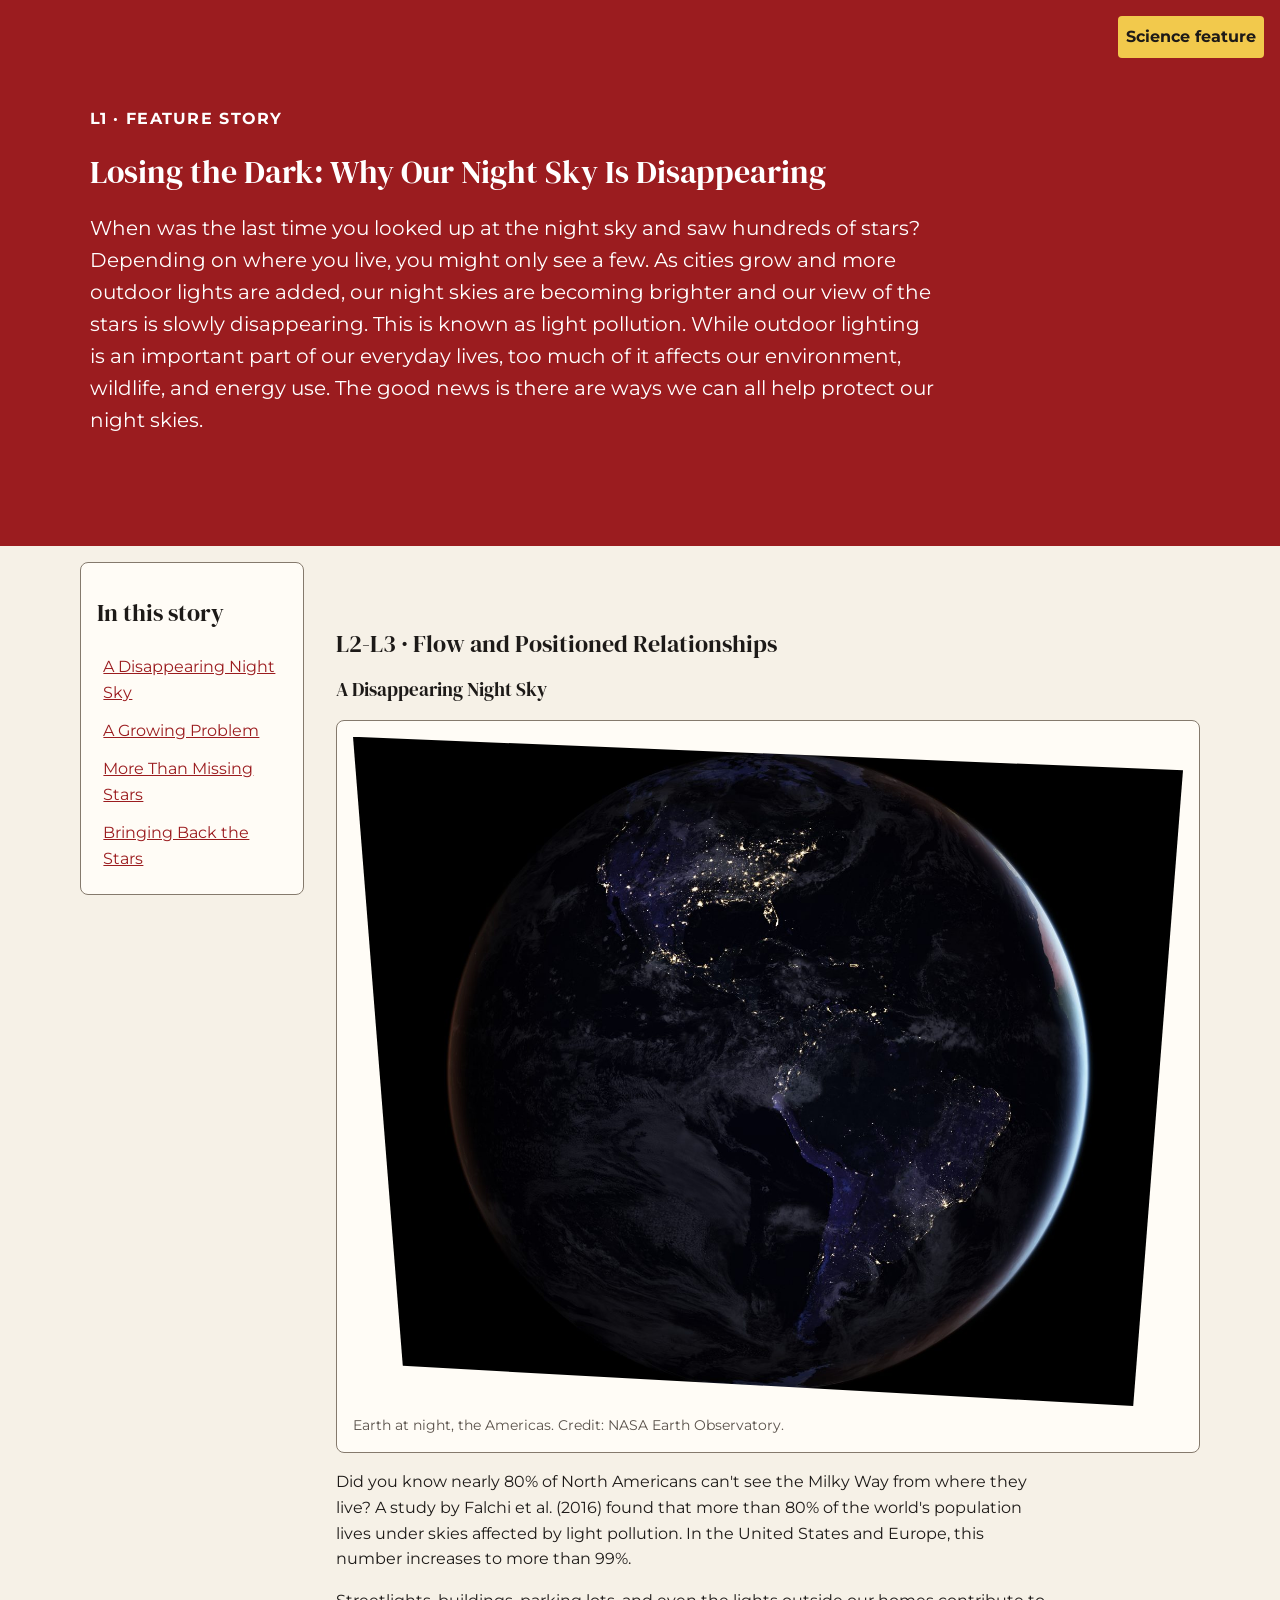
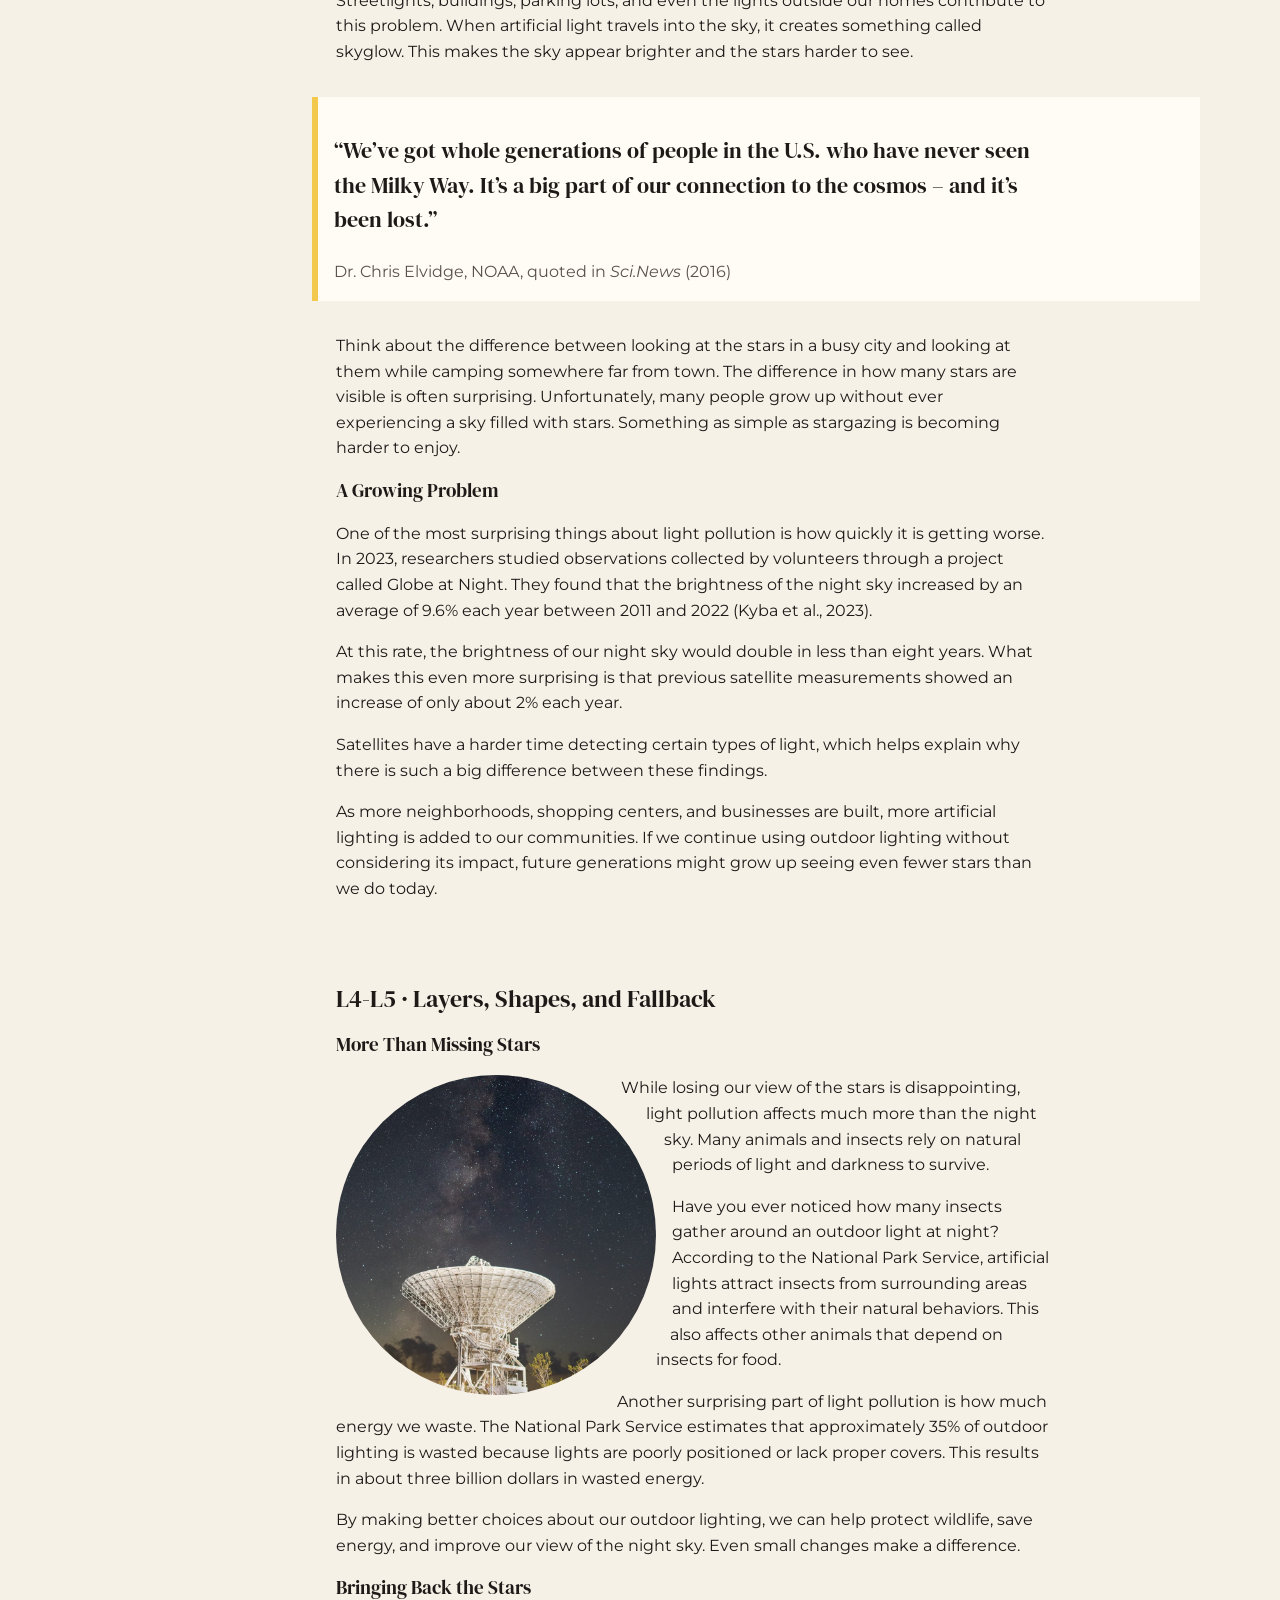
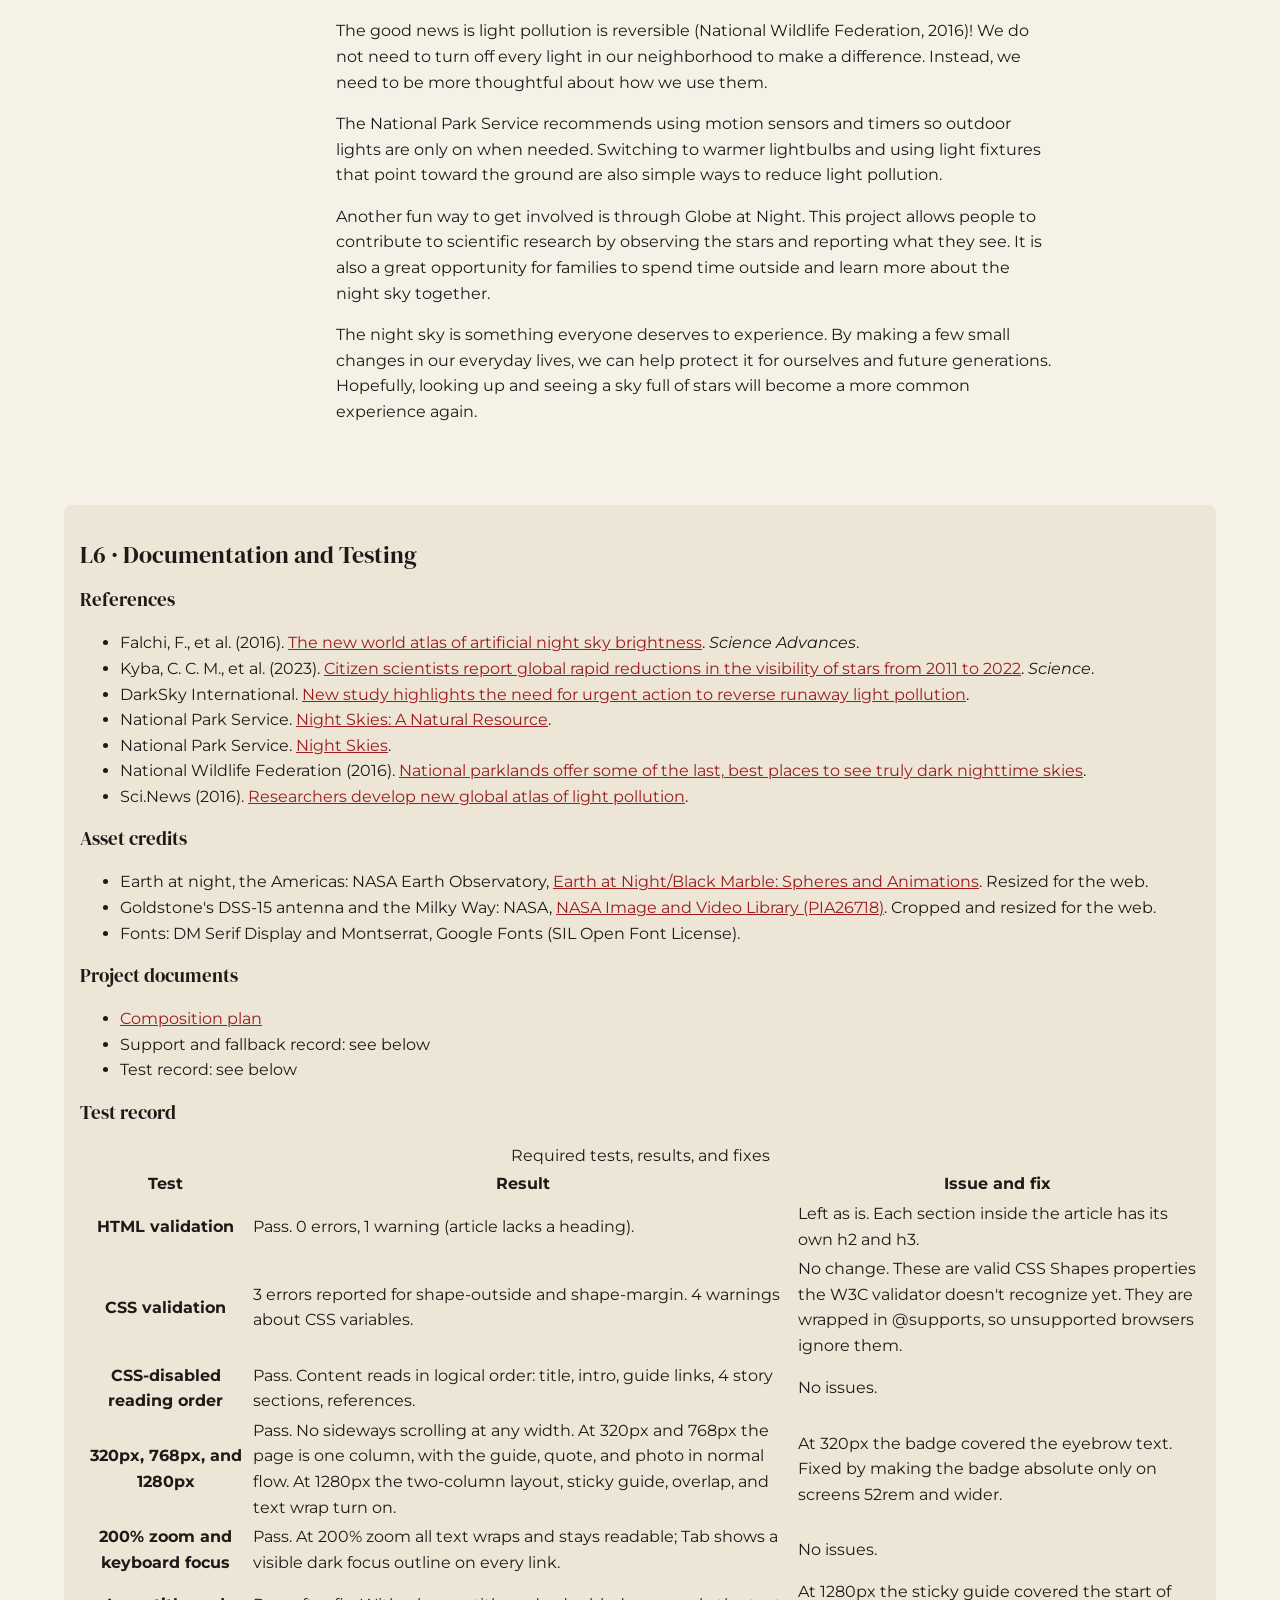
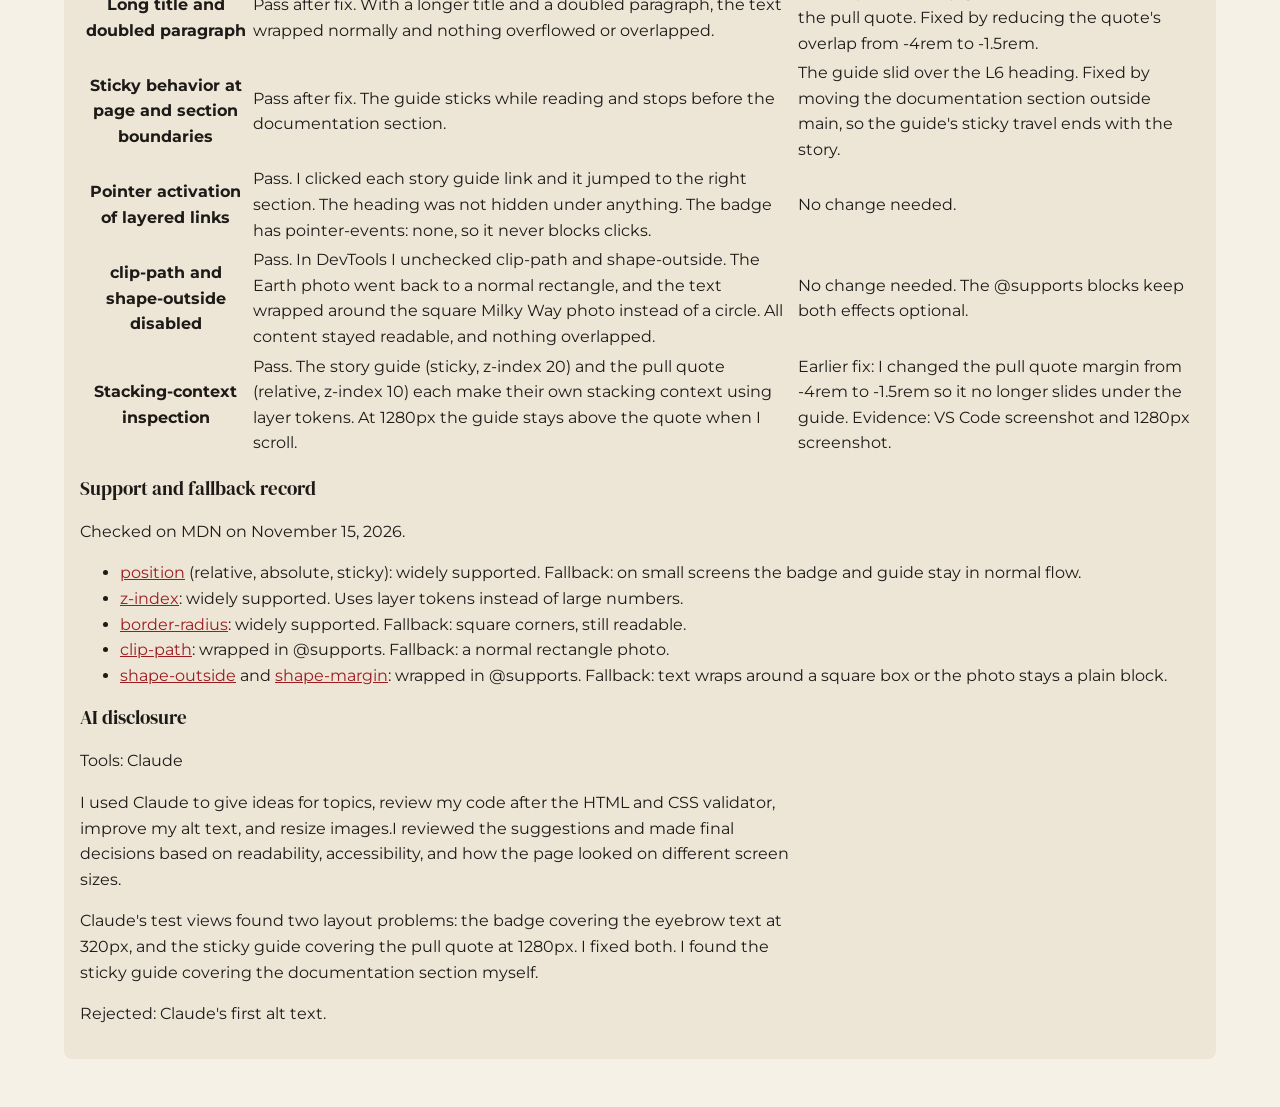
<file: index.html>
<!doctype html>
<html lang="en">

<head>
    <meta charset="utf-8">
    <meta name="viewport" content="width=device-width,initial-scale=1">
    <title>Losing the Dark: Why Our Night Sky Is Disappearing</title>
    <link rel="preconnect" href="https://fonts.googleapis.com">
    <link rel="preconnect" href="https://fonts.gstatic.com" crossorigin>
    <link
        href="https://fonts.googleapis.com/css2?family=DM+Serif+Display&amp;family=Montserrat:wght@400;700&amp;display=swap"
        rel="stylesheet">
    <link rel="stylesheet" href="styles.css">
</head>

<body>
    <header class="feature-header">
        <p class="eyebrow">L1 · Feature Story</p>
        <h1>Losing the Dark: Why Our Night Sky Is Disappearing</h1>
        <p class="lede">When was the last time you looked up at the night sky and saw hundreds of stars? Depending on
            where you live, you might only see a few. As cities grow and more outdoor lights are added, our night skies
            are becoming brighter and our view of the stars is slowly disappearing. This is known as light pollution.
            While outdoor lighting is an important part of our everyday lives, too much of it affects our environment,
            wildlife, and energy use. The good news is there are ways we can all help protect our night skies.</p>
        <span class="issue-badge">Science feature</span>
    </header>
    <main>
        <aside class="story-guide">
            <h2>In this story</h2>
            <a href="#disappearing">A Disappearing Night Sky</a>
            <a href="#growing">A Growing Problem</a>
            <a href="#missing-stars">More Than Missing Stars</a>
            <a href="#bringing-back">Bringing Back the Stars</a>
        </aside>
        <article>
            <section id="section-one">
                <h2>L2-L3 · Flow and Positioned Relationships</h2>

                <h3 id="disappearing">A Disappearing Night Sky</h3>
                <figure class="feature-figure">
                    <img src="night-lights.jpg"
                        alt="Satellite view of North and South America at night, with city lights glowing brightest across the eastern United States."
                        width="1600" height="1290">
                    <figcaption>Earth at night, the Americas. Credit: NASA Earth Observatory.</figcaption>
                </figure>
                <p>Did you know nearly 80% of North Americans can't see the Milky Way from where they live? A study by
                    Falchi et al. (2016) found that more than 80% of the world's population lives under skies affected
                    by light pollution. In the United States and Europe, this number increases to more than 99%.</p>

                <p>Streetlights, buildings, parking lots, and even the lights outside our homes contribute to this
                    problem. When artificial light travels into the sky, it creates something called skyglow. This makes
                    the sky appear brighter and the stars harder to see.</p>

                <blockquote class="pull-quote">
                    <p>“We’ve got whole generations of people in the U.S. who have never seen the Milky Way. It’s a big
                        part of our connection to the cosmos – and it’s been lost.”</p>
                    <footer>Dr. Chris Elvidge, NOAA, quoted in <cite>Sci.News</cite> (2016)</footer>
                </blockquote>

                <p>Think about the difference between looking at the stars in a busy city and looking at them while
                    camping somewhere far from town. The difference in how many stars are visible is often surprising.
                    Unfortunately, many people grow up without ever experiencing a sky filled with stars. Something as
                    simple as stargazing is becoming harder to enjoy.</p>
                <h3 id="growing">A Growing Problem</h3>
                <p>One of the most surprising things about light pollution is how quickly it is getting worse. In 2023,
                    researchers studied observations collected by volunteers through a project called Globe at Night.
                    They found that the brightness of the night sky increased by an average of 9.6% each year between
                    2011 and 2022 (Kyba et al., 2023).</p>
                <p>At this rate, the brightness of our night sky would double in less than eight years. What makes this
                    even more surprising is that previous satellite measurements showed an increase of only about 2%
                    each year.</p>
                <p>Satellites have a harder time detecting certain types of light, which helps explain why there is
                    such a big difference between these findings.</p>
                <p>As more neighborhoods, shopping centers, and businesses are built, more artificial lighting is added
                    to our communities. If we continue using outdoor lighting without considering its impact, future
                    generations might grow up seeing even fewer stars than we do today.</p>
            </section>

            <section id="section-two">
                <h2>L4-L5 · Layers, Shapes, and Fallback</h2>

                <h3 id="missing-stars">More Than Missing Stars</h3>
                <img class="shape-portrait" src="milky-way.jpg"
                    alt="The Milky Way stretching across a dark sky above NASA's Goldstone DSS-15 antenna dish."
                    width="1000" height="1000">
                <p>While losing our view of the stars is disappointing, light pollution affects much more than the
                    night sky. Many animals and insects rely on natural periods of light and darkness to survive.</p>
                <p>Have you ever noticed how many insects gather around an outdoor light at night? According to the
                    National Park Service, artificial lights attract insects from surrounding areas and interfere with
                    their natural behaviors. This also affects other animals that depend on insects for food.</p>
                <p>Another surprising part of light pollution is how much energy we waste. The National Park Service
                    estimates that approximately 35% of outdoor lighting is wasted because lights are poorly positioned
                    or lack proper covers. This results in about three billion dollars in wasted energy.</p>
                <p>By making better choices about our outdoor lighting, we can help protect wildlife, save energy, and
                    improve our view of the night sky. Even small changes make a difference.</p>

                <h3 id="bringing-back">Bringing Back the Stars</h3>
                <p>The good news is light pollution is reversible (National Wildlife Federation, 2016)! We do not need
                    to turn off every light in our neighborhood to make a difference. Instead, we need to be more
                    thoughtful about how we use them.</p>
                <p>The National Park Service recommends using motion sensors and timers so outdoor lights are only on
                    when needed. Switching to warmer lightbulbs and using light fixtures that point toward the ground
                    are also simple ways to reduce light pollution.</p>
                <p>Another fun way to get involved is through Globe at Night. This project allows people to contribute
                    to scientific research by observing the stars and reporting what they see. It is also a great
                    opportunity for families to spend time outside and learn more about the night sky together.</p>
                <p>The night sky is something everyone deserves to experience. By making a few small changes in our
                    everyday lives, we can help protect it for ourselves and future generations. Hopefully, looking up
                    and seeing a sky full of stars will become a more common experience again.</p>
            </section>
        </article>
    </main>
    <section class="documentation">
        <h2>L6 · Documentation and Testing</h2>
        <h3>References</h3>
        <ul>
            <li>Falchi, F., et al. (2016). <a href="https://doi.org/10.1126/sciadv.1600377">The new world atlas of
                    artificial night sky brightness</a>. <cite>Science Advances</cite>.</li>
            <li>Kyba, C. C. M., et al. (2023). <a href="https://doi.org/10.1126/science.abq7781">Citizen scientists
                    report global rapid reductions in the visibility of stars from 2011 to 2022</a>.
                <cite>Science</cite>.
            </li>
            <li>DarkSky International. <a
                    href="https://darksky.org/new-study-highlights-the-need-for-urgent-action-to-reverse-runaway-light-pollution/">New
                    study highlights the need for urgent action to reverse runaway light pollution</a>.</li>
            <li>National Park Service. <a href="https://www.nps.gov/subjects/nightskies/natural.htm">Night Skies: A
                    Natural Resource</a>.</li>
            <li>National Park Service. <a href="https://home.nps.gov/articles/000/night-skies.htm">Night Skies</a>.
            </li>
            <li>National Wildlife Federation (2016). <a
                    href="https://nwf.org/Magazines/National-Wildlife/2016/AugSept/Conservation/Dark-Skies">National
                    parklands offer some of the last, best places to see truly dark nighttime skies</a>.</li>
            <li>Sci.News (2016). <a
                    href="https://www.sci.news/othersciences/geoscience/new-global-atlas-light-pollution-03941.html">Researchers
                    develop new global atlas of light pollution</a>.</li>
        </ul>

        <h3>Asset credits</h3>
        <ul>
            <li>Earth at night, the Americas: NASA Earth Observatory, <a
                    href="https://science.nasa.gov/earth/earth-observatory/earth-at-night/spheres-and-animations/">Earth
                    at Night/Black Marble: Spheres and Animations</a>. Resized for the web.</li>
            <li>Goldstone's DSS-15 antenna and the Milky Way: NASA, <a
                    href="https://images.nasa.gov/details/PIA26718">NASA Image and Video Library (PIA26718)</a>.
                Cropped and resized for the web.</li>
            <li>Fonts: DM Serif Display and Montserrat, Google Fonts (SIL Open Font License).</li>
        </ul>

        <h3>Project documents</h3>
        <ul>
            <li><a href="composition-plan.html">Composition plan</a></li>
            <li>Support and fallback record: see below</li>
            <li>Test record: see below</li>
        </ul>
        <h3>Test record</h3>
        <div class="table-region" role="region" aria-label="Test record" tabindex="0">
            <table>
                <caption>Required tests, results, and fixes</caption>
                <thead>
                    <tr>
                        <th scope="col">Test</th>
                        <th scope="col">Result</th>
                        <th scope="col">Issue and fix</th>
                    </tr>
                </thead>
                <tbody>
                    <tr>
                        <th scope="row">HTML validation</th>
                        <td>Pass. 0 errors, 1 warning (article lacks a heading).</td>
                        <td>Left as is. Each section inside the article has its own h2 and h3.</td>
                    </tr>
                    <tr>
                        <th scope="row">CSS validation</th>
                        <td>3 errors reported for shape-outside and shape-margin. 4 warnings about CSS variables.</td>
                        <td>No change. These are valid CSS Shapes properties the W3C validator doesn't recognize yet.
                            They are wrapped in @supports, so unsupported browsers ignore them.</td>
                    </tr>
                    <tr>
                        <th scope="row">CSS-disabled reading order</th>
                        <td>Pass. Content reads in logical order: title, intro, guide links, 4 story sections,
                            references.</td>
                        <td>No issues.</td>
                    </tr>
                    <tr>
                        <th scope="row">320px, 768px, and 1280px</th>
                        <td>Pass. No sideways scrolling at any width. At 320px and 768px the page is one column, with
                            the guide, quote, and photo in normal flow. At 1280px the two-column layout, sticky guide,
                            overlap, and text wrap turn on.</td>
                        <td>At 320px the badge covered the eyebrow text. Fixed by making the badge absolute only on
                            screens 52rem and wider.</td>
                    </tr>
                    <tr>
                        <th scope="row">200% zoom and keyboard focus</th>
                        <td>Pass. At 200% zoom all text wraps and stays readable; Tab shows a visible dark focus outline
                            on every link.</td>
                        <td>No issues.</td>
                    </tr>
                    <tr>
                        <th scope="row">Long title and doubled paragraph</th>
                        <td>Pass after fix. With a longer title and a doubled paragraph, the text wrapped normally and
                            nothing overflowed or overlapped.</td>
                        <td>At 1280px the sticky guide covered the start of the pull quote. Fixed by reducing the
                            quote's overlap from -4rem to -1.5rem.</td>
                    </tr>
                    <tr>
                        <th scope="row">Sticky behavior at page and section boundaries</th>
                        <td>Pass after fix. The guide sticks while reading and stops before the documentation section.
                        </td>
                        <td>The guide slid over the L6 heading. Fixed by moving the documentation section outside main,
                            so the guide's sticky travel ends with the story.</td>
                    </tr>
                    <tr>
                        <th scope="row">Pointer activation of layered links</th>
                        <td>Pass. I clicked each story guide link and it jumped to the right section. The heading was
                            not hidden under anything. The badge has pointer-events: none, so it never blocks clicks.
                        </td>
                        <td>No change needed.</td>
                    </tr>
                    <tr>
                        <th scope="row">clip-path and shape-outside disabled</th>
                        <td>Pass. In DevTools I unchecked clip-path and shape-outside. The Earth photo went back to a
                            normal rectangle, and the text wrapped around the square Milky Way photo instead of a
                            circle. All content stayed readable, and nothing overlapped.</td>
                        <td>No change needed. The @supports blocks keep both effects optional.</td>
                    </tr>
                    <tr>
                        <th scope="row">Stacking-context inspection</th>
                        <td>Pass. The story guide (sticky, z-index 20) and the pull quote (relative, z-index 10) each
                            make their own stacking context using layer tokens. At 1280px the guide stays above the
                            quote when I scroll.</td>
                        <td>Earlier fix: I changed the pull quote margin from -4rem to -1.5rem so it no longer slides
                            under the guide. Evidence: VS Code screenshot and 1280px screenshot.</td>
                    </tr>
                </tbody>
            </table>
        </div>
        <h3>Support and fallback record</h3>
        <p>Checked on MDN on November 15, 2026.</p>
        <ul>
            <li><a href="https://developer.mozilla.org/en-US/docs/Web/CSS/position">position</a> (relative, absolute,
                sticky): widely supported. Fallback: on small screens the badge and guide stay in normal flow.</li>
            <li><a href="https://developer.mozilla.org/en-US/docs/Web/CSS/z-index">z-index</a>: widely supported. Uses
                layer tokens instead of large numbers.</li>
            <li><a href="https://developer.mozilla.org/en-US/docs/Web/CSS/border-radius">border-radius</a>: widely
                supported. Fallback: square corners, still readable.</li>
            <li><a href="https://developer.mozilla.org/en-US/docs/Web/CSS/clip-path">clip-path</a>: wrapped in
                @supports. Fallback: a normal rectangle photo.</li>
            <li><a href="https://developer.mozilla.org/en-US/docs/Web/CSS/shape-outside">shape-outside</a> and <a
                    href="https://developer.mozilla.org/en-US/docs/Web/CSS/shape-margin">shape-margin</a>: wrapped in
                @supports. Fallback: text wraps around a square box or the photo stays a plain block.</li>
        </ul>
        <h3>AI disclosure</h3>
        <p>Tools: Claude </p>

        <p>I used Claude to give ideas for topics, review my code after the HTML and CSS validator, improve my alt text,
            and resize images.I reviewed the suggestions and made final decisions based on readability, accessibility,
            and how the page
            looked on different screen sizes.</p>
        <p>Claude's test views found two layout problems: the badge covering the eyebrow text at 320px, and the sticky
            guide covering the pull quote at 1280px. I fixed both. I found the sticky guide covering the documentation
            section myself.</p>
        <p>Rejected: Claude's first alt text.</p>

</body>

</html>
</file>
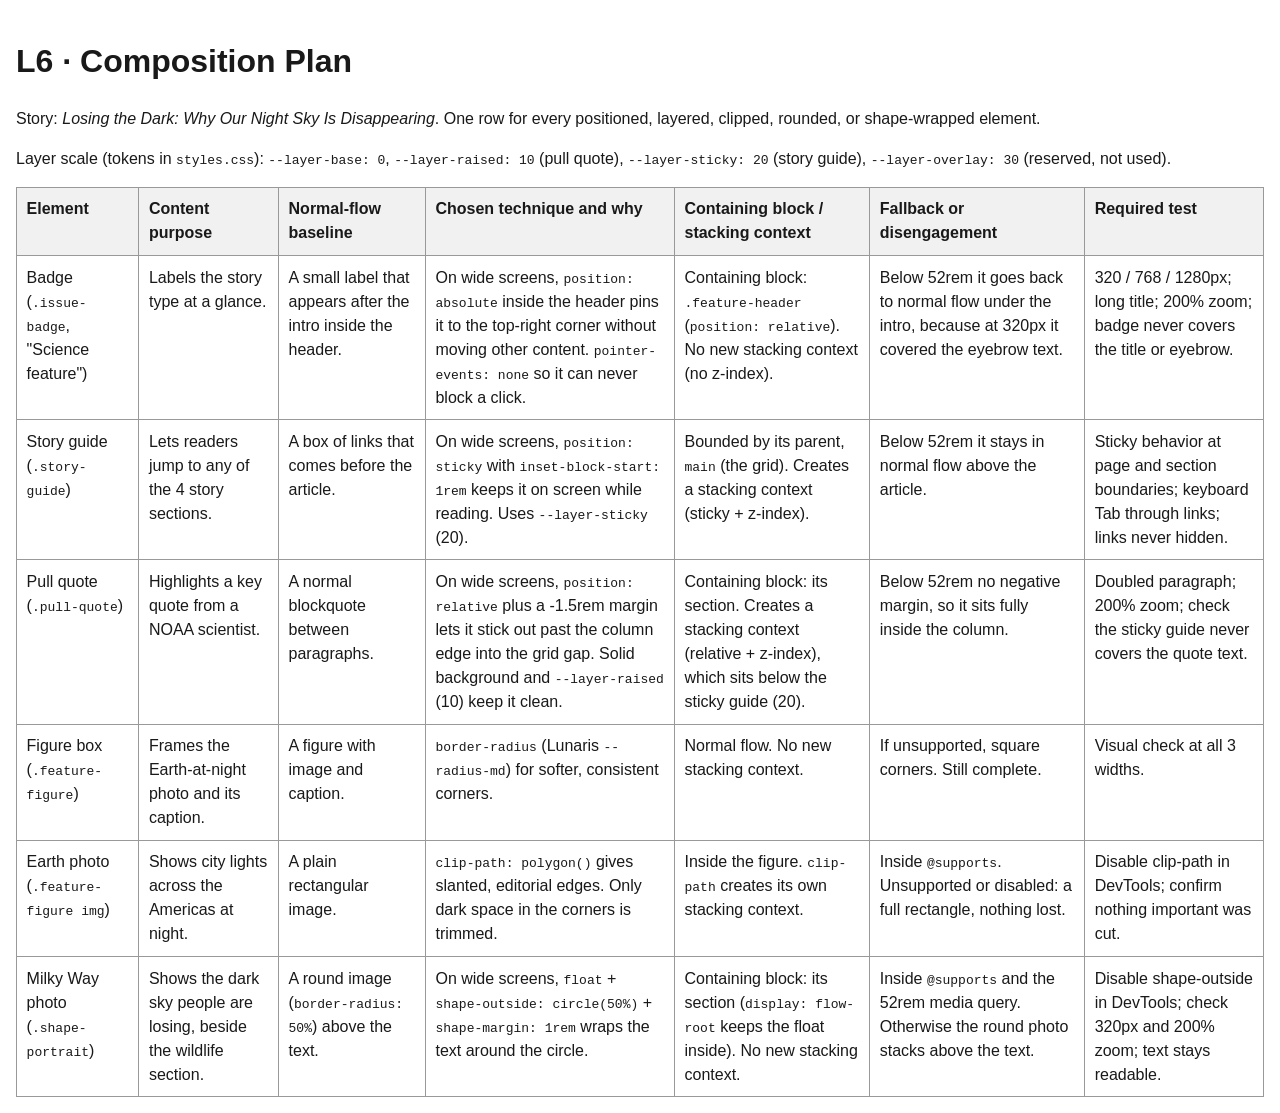
<file: composition-plan.html>
<!doctype html>
<html lang="en">

<head>
    <meta charset="utf-8">
    <meta name="viewport" content="width=device-width,initial-scale=1">
    <title>Composition Plan</title>
    <style>
        body {
            font-family: Arial, sans-serif;
            line-height: 1.5;
            max-width: 90rem;
            margin: auto;
            padding: 1rem;
            color: #191919;
        }

        table {
            width: 100%;
            border-collapse: collapse;
        }

        th,
        td {
            padding: .6rem;
            border: 1px solid #999;
            text-align: left;
            vertical-align: top;
        }

        th {
            background: #f1f1f1;
        }
    </style>
</head>

<body>
    <h1>L6 · Composition Plan</h1>
    <p>Story: <em>Losing the Dark: Why Our Night Sky Is Disappearing</em>. One row for every positioned, layered,
        clipped, rounded, or shape-wrapped element.</p>
    <p>Layer scale (tokens in <code>styles.css</code>): <code>--layer-base: 0</code>, <code>--layer-raised: 10</code>
        (pull quote), <code>--layer-sticky: 20</code> (story guide), <code>--layer-overlay: 30</code> (reserved, not
        used).</p>
    <table>
        <thead>
            <tr>
                <th>Element</th>
                <th>Content purpose</th>
                <th>Normal-flow baseline</th>
                <th>Chosen technique and why</th>
                <th>Containing block / stacking context</th>
                <th>Fallback or disengagement</th>
                <th>Required test</th>
            </tr>
        </thead>
        <tbody>
            <tr>
                <td>Badge (<code>.issue-badge</code>, "Science feature")</td>
                <td>Labels the story type at a glance.</td>
                <td>A small label that appears after the intro inside the header.</td>
                <td>On wide screens, <code>position: absolute</code> inside the header pins it to the top-right corner
                    without moving other content. <code>pointer-events: none</code> so it can never block a click.</td>
                <td>Containing block: <code>.feature-header</code> (<code>position: relative</code>). No new stacking
                    context (no z-index).</td>
                <td>Below 52rem it goes back to normal flow under the intro, because at 320px it covered the eyebrow
                    text.</td>
                <td>320 / 768 / 1280px; long title; 200% zoom; badge never covers the title or eyebrow.</td>
            </tr>
            <tr>
                <td>Story guide (<code>.story-guide</code>)</td>
                <td>Lets readers jump to any of the 4 story sections.</td>
                <td>A box of links that comes before the article.</td>
                <td>On wide screens, <code>position: sticky</code> with <code>inset-block-start: 1rem</code> keeps it on
                    screen while reading. Uses <code>--layer-sticky</code> (20).</td>
                <td>Bounded by its parent, <code>main</code> (the grid). Creates a stacking context (sticky + z-index).
                </td>
                <td>Below 52rem it stays in normal flow above the article.</td>
                <td>Sticky behavior at page and section boundaries; keyboard Tab through links; links never hidden.</td>
            </tr>
            <tr>
                <td>Pull quote (<code>.pull-quote</code>)</td>
                <td>Highlights a key quote from a NOAA scientist.</td>
                <td>A normal blockquote between paragraphs.</td>
                <td>On wide screens, <code>position: relative</code> plus a -1.5rem margin lets it stick out past the
                    column edge into the grid gap. Solid background and <code>--layer-raised</code> (10) keep it clean.
                </td>
                <td>Containing block: its section. Creates a stacking context (relative + z-index), which sits below the
                    sticky guide (20).</td>
                <td>Below 52rem no negative margin, so it sits fully inside the column.</td>
                <td>Doubled paragraph; 200% zoom; check the sticky guide never covers the quote text.</td>
            </tr>
            <tr>
                <td>Figure box (<code>.feature-figure</code>)</td>
                <td>Frames the Earth-at-night photo and its caption.</td>
                <td>A figure with image and caption.</td>
                <td><code>border-radius</code> (Lunaris <code>--radius-md</code>) for softer, consistent corners.</td>
                <td>Normal flow. No new stacking context.</td>
                <td>If unsupported, square corners. Still complete.</td>
                <td>Visual check at all 3 widths.</td>
            </tr>
            <tr>
                <td>Earth photo (<code>.feature-figure img</code>)</td>
                <td>Shows city lights across the Americas at night.</td>
                <td>A plain rectangular image.</td>
                <td><code>clip-path: polygon()</code> gives slanted, editorial edges. Only dark space in the corners is
                    trimmed.</td>
                <td>Inside the figure. <code>clip-path</code> creates its own stacking context.</td>
                <td>Inside <code>@supports</code>. Unsupported or disabled: a full rectangle, nothing lost.</td>
                <td>Disable clip-path in DevTools; confirm nothing important was cut.</td>
            </tr>
            <tr>
                <td>Milky Way photo (<code>.shape-portrait</code>)</td>
                <td>Shows the dark sky people are losing, beside the wildlife section.</td>
                <td>A round image (<code>border-radius: 50%</code>) above the text.</td>
                <td>On wide screens, <code>float</code> + <code>shape-outside: circle(50%)</code> +
                    <code>shape-margin: 1rem</code> wraps the text around the circle.</td>
                <td>Containing block: its section (<code>display: flow-root</code> keeps the float inside). No new
                    stacking context.</td>
                <td>Inside <code>@supports</code> and the 52rem media query. Otherwise the round photo stacks above the
                    text.</td>
                <td>Disable shape-outside in DevTools; check 320px and 200% zoom; text stays readable.</td>
            </tr>
        </tbody>
    </table>
</body>

</html>
</file>
<file: styles.css>
/* =============================================
   Losing the Dark: Why Our Night Sky Is Disappearing
   This page uses my Module 1 "Lunaris" design system
   (colors, fonts, spacing, focus style) plus a small
   layer scale for the positioned and layered parts.
   1. Tokens
   2. Reset
   3. Text
   4. Header + anchored badge
   5. Layout (Grid)
   6. Figure + pull quote
   7. Sticky story guide, overlap, and shapes (wide screens)
   8. Focus
   ============================================= */


/* ---------- 1. TOKENS ---------- */

/* My Lunaris colors, sizes, and fonts in one place */
:root {
    /* Colors (from Lunaris) */
    --color-bg: #F6F1E7;
    /* cream page background */
    --color-surface: #FFFCF6;
    /* boxes, figure, pull quote */
    --color-surface-alt: #EDE5D6;
    /* documentation background */
    --color-text: #1D1A18;
    /* main text, almost black */
    --color-text-muted: #5A524B;
    /* captions and small text */
    --color-border: #857A6D;
    /* borders */
    --color-action: #9B1C1F;
    /* red for the header and links */
    --color-on-action: #FFFFFF;
    /* white text on red */
    --color-accent: #F2C94C;
    /* gold from my Lunaris Moonlit theme, used for the badge and quote line */
    --color-focus: #1D1A18;
    /* keyboard focus outline */

    /* Spacing (from Lunaris) */
    --space-sm: 0.5rem;
    --space-md: 1rem;
    --space-lg: 1.5rem;
    --space-xl: 3rem;

    /* Sizing and corners (from Lunaris) */
    --measure: 65ch;
    /* keeps paragraphs from getting too wide */
    --page-width: 72rem;
    /* widest the page gets */
    --radius-sm: 4px;
    --radius-md: 8px;

    /* Fonts (from Lunaris) */
    --font-display: "DM Serif Display", Georgia, serif;
    --font-body: "Montserrat", Arial, sans-serif;

    /* Layer scale: a few named levels instead of random big numbers */
    --layer-base: 0;
    /* normal content */
    --layer-raised: 10;
    /* the pull quote that overlaps the column edge */
    --layer-sticky: 20;
    /* the sticky "In this story" guide */
    --layer-overlay: 30;
    /* saved for pop-overs (not used yet) */
}


/* ---------- 2. RESET ---------- */

/* Makes padding and borders count inside an element's width */
*,
*::before,
*::after {
    box-sizing: border-box;
}

/* Smooth scrolling when the story guide links are clicked */
html {
    scroll-behavior: smooth;
}

/* Removes the browser's default page margin and sets my colors and font */
body {
    margin: 0;
    color: var(--color-text);
    background: var(--color-bg);
    font-family: var(--font-body);
    line-height: 1.6;
}

/* Makes images shrink to fit small screens without stretching */
img {
    display: block;
    max-width: 100%;
    height: auto;
}


/* ---------- 3. TEXT ---------- */

/* Headings use my Lunaris display font */
h1,
h2,
h3 {
    font-family: var(--font-display);
    font-weight: 400;
    line-height: 1.2;
}

/* Keeps paragraphs at a comfortable reading width */
p {
    max-width: var(--measure);
}

/* Links use the Lunaris red */
a {
    color: var(--color-action);
}

/* Thicker underline on hover */
a:hover {
    text-decoration-thickness: 2px;
}


/* ---------- 4. HEADER + ANCHORED BADGE ---------- */

/* Red header. position: relative makes it the anchor (containing block) for the badge */
.feature-header {
    position: relative;
    padding: clamp(2rem, 7vw, 6rem);
    background: var(--color-action);
    color: var(--color-on-action);
}

/* The small "L1 · Feature Story" label above the title */
.eyebrow {
    color: var(--color-on-action);
    font-weight: 700;
    text-transform: uppercase;
    letter-spacing: 0.08em;
}

/* The intro paragraph */
.lede {
    max-width: var(--measure);
    font-size: 1.25rem;
}

/* The badge label. On phones it sits under the intro.
   pointer-events: none so it can never block a click. */
.issue-badge {
    display: inline-block;
    margin-top: var(--space-md);
    padding: var(--space-sm);
    background: var(--color-accent);
    color: var(--color-text);
    border-radius: var(--radius-sm);
    font-weight: 700;
    pointer-events: none;
}


/* ---------- 5. LAYOUT (Grid) ---------- */

/* Grid handles the main page regions. On phones it is one column. */
main {
    display: grid;
    gap: 2rem;
    max-width: var(--page-width);
    margin: auto;
    padding: var(--space-md);
}

/* Lets the article shrink inside the grid instead of overflowing */
article {
    min-width: 0;
}

/* flow-root keeps the floated photo inside its section.
   scroll-margin leaves room above a heading when a guide link jumps to it. */
article section {
    display: flow-root;
    margin-block: var(--space-xl);
}

article h3 {
    scroll-margin-block-start: 6rem;
}

/* The "In this story" box */
.story-guide {
    align-self: start;
    padding: var(--space-md);
    background: var(--color-surface);
    border: 1px solid var(--color-border);
    border-radius: var(--radius-md);
}

/* Each guide link on its own line with a bigger tap area */
.story-guide a {
    display: block;
    padding: 0.4rem;
}


/* Documentation sits below main, so the sticky guide stops before it */
.documentation {
    max-width: var(--page-width);
    margin: 0 auto var(--space-xl);
    padding: var(--space-md);
    background: var(--color-surface-alt);
    border-radius: var(--radius-md);
}

/* ---------- 6. FIGURE + PULL QUOTE ---------- */

/* SHAPE 1 (border-radius): rounded corners on the figure box */
.feature-figure {
    margin: 0;
    padding: var(--space-md);
    background: var(--color-surface);
    border: 1px solid var(--color-border);
    border-radius: var(--radius-md);
}

/* Lighter, smaller caption text */
figcaption {
    margin-top: var(--space-sm);
    color: var(--color-text-muted);
    font-size: 0.875rem;
}

/* The pull quote with a gold line on its left */
.pull-quote {
    margin: 2rem 0;
    padding: var(--space-md);
    background: var(--color-surface);
    border-inline-start: 0.4rem solid var(--color-accent);
    font-family: var(--font-display);
    font-size: 1.35rem;
}

/* The person and source under the quote */
.pull-quote footer {
    margin-top: var(--space-sm);
    font-family: var(--font-body);
    font-size: 1rem;
    color: var(--color-text-muted);
}

/* The round photo. Everyone gets the circle (border-radius); wrapping comes later */
.shape-portrait {
    width: min(45%, 20rem);
    margin: 0 var(--space-md) var(--space-md) 0;
    border-radius: 50%;
}


/* ---------- 7. WIDE-SCREEN ENHANCEMENTS ---------- */
/* On phones these turn off ("disengage") and the page stays in normal flow */

@media (min-width: 52rem) {

    /* Two columns: the story guide on the left, the article on the right */
    main {
        grid-template-columns: 14rem 1fr;
    }

    /* ANCHORED DETAIL: on bigger screens the badge pins to the header's corner */
    .issue-badge {
        position: absolute;
        inset-block-start: var(--space-md);
        inset-inline-end: var(--space-md);
        margin-top: 0;
    }

    /* STICKY: the guide sticks 1rem from the top, but only inside main (its parent) */
    .story-guide {
        position: sticky;
        inset-block-start: var(--space-md);
        z-index: var(--layer-sticky);
    }

    /* CONTROLLED OVERLAP: the quote reaches 1.5rem past the column edge
     It has a solid background and a raised layer so it sits cleanly on top. */
    .pull-quote {
        position: relative;
        z-index: var(--layer-raised);
        margin-inline-start: -1.5rem;
    }

    /* SHAPE 3 (shape-outside): text wraps around the round photo,
     only if the browser supports it. Otherwise the photo stays a plain block. */
    @supports (shape-outside: circle(50%)) {
        .shape-portrait {
            float: inline-start;
            shape-outside: circle(50%);
            shape-margin: var(--space-md);
        }
    }
}

/* SHAPE 2 (clip-path): slanted edges on the feature photo, only if supported.
   Only dark space at the corners is trimmed, so no important content is cut off. */
@supports (clip-path: polygon(0 0)) {
    .feature-figure img {
        clip-path: polygon(0 0, 100% 5%, 94% 100%, 6% 94%);
    }
}


/* ---------- 8. FOCUS ---------- */

/* My Lunaris thick dark outline for keyboard users */
:focus-visible {
    outline: 3px solid var(--color-focus);
    outline-offset: 3px;
}

.table-region { overflow-x: auto; }
</file>
